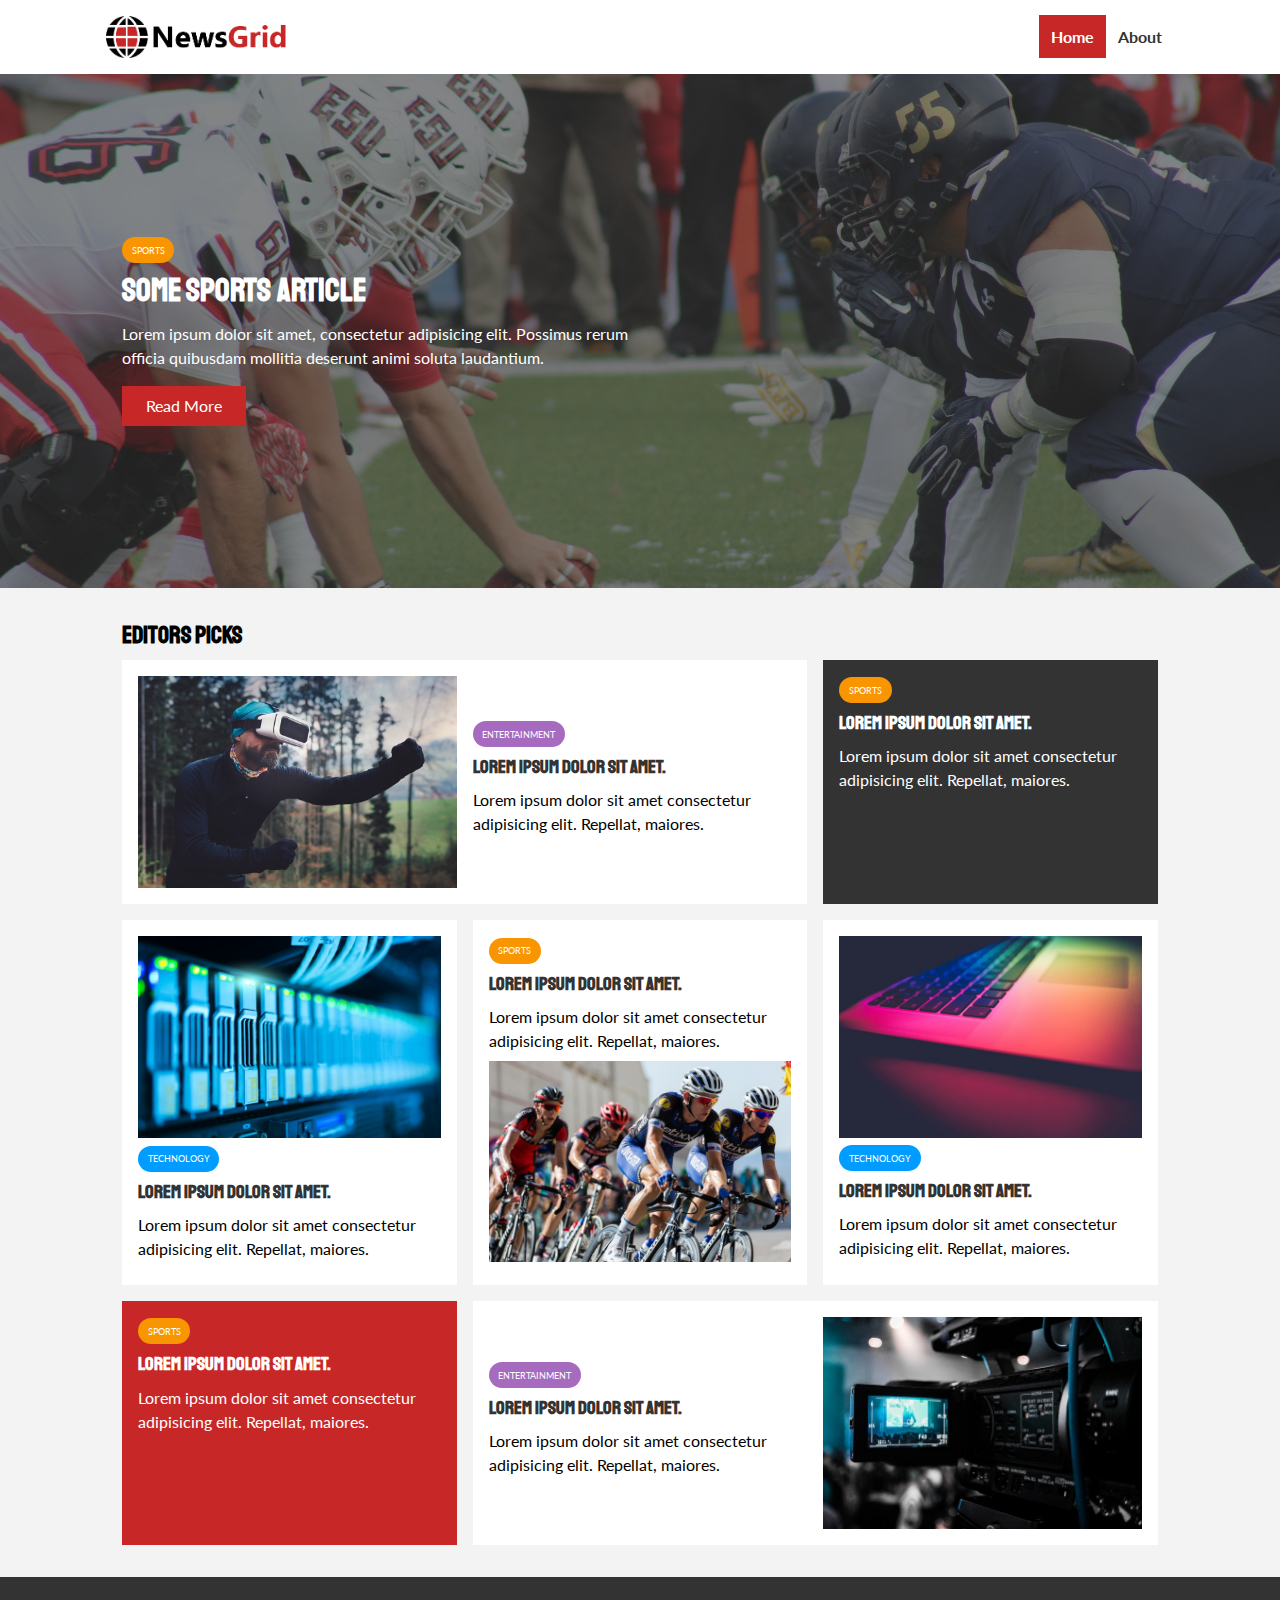
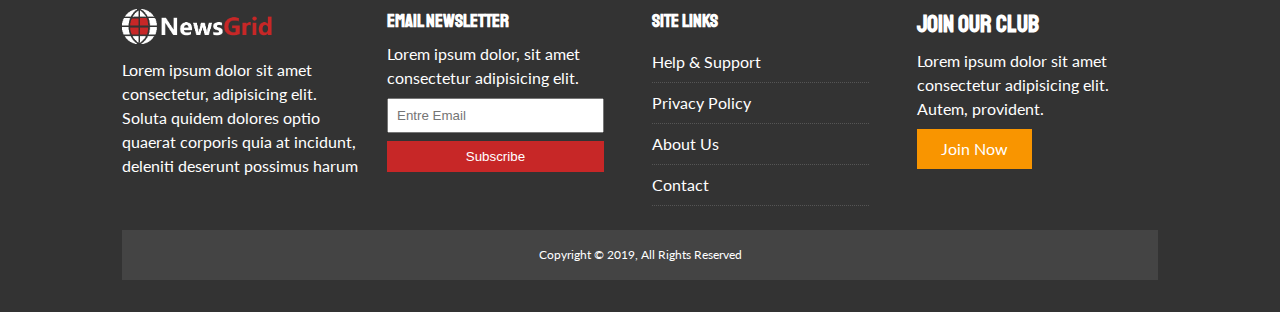
<file: index.html>
<!DOCTYPE html>
<html lang="en">
<head>
  <meta charset="UTF-8">
  <meta name="viewport" content="width=device-width, initial-scale=1.0">
  <meta http-equiv="X-UA-Compatible" content="ie=edge">
  <link rel="stylesheet" href="https://use.fontawesome.com/releases/v5.7.2/css/all.css" integrity="sha384-fnmOCqbTlWIlj8LyTjo7mOUStjsKC4pOpQbqyi7RrhN7udi9RwhKkMHpvLbHG9Sr" crossorigin="anonymous">
  <link href="https://fonts.googleapis.com/css?family=Lato|Staatliches" rel="stylesheet">
  <link rel="stylesheet" href="css/style.css">
  <link rel="stylesheet" media="screen and (max-width:768px)"href="css/mobile.css">
  <link rel="shortcut icon" type="image/x-icon" href="favicon.ico">
  <title>NewGrid | Latest News</title>
</head>
<body>
  <nav id="main-nav">
    <div class="container">
      <img src="img/logo.png" alt="NewsGrid" class="logo">
      <div class="social">
        <a href="http://facebook.com" target="_blank"><i class="fab fa-facebook fa-2x"></i></a>
        <a href="http://twitter.com" target="_blank"><i class="fab fa-twitter fa-2x"></i></a>
        <a href="http://instagram.com" target="_blank"><i class="fab fa-instagram fa-2x"></i></a>
        <a href="http://youtube.com" target="_blank"><i class="fab fa-youtube fa-2x"></i></a>
      </div>
      <ul>
        <li><a href="index.html" class="current">Home</a></li>
        <li><a href="about.html">About</a></li>
      </ul>
    </div>
  </nav>

  <!-- Showcase -->
  <header id="showcase">
    <div class="container">
      <div class="showcase-container">
        <div class="showcase-content">
          <div class="category category-sports">Sports</div>
          <h1>Some Sports Article</h1>
          <p>Lorem ipsum dolor sit amet, consectetur adipisicing elit. Possimus rerum officia quibusdam mollitia deserunt animi soluta laudantium.</p>
          <a href="article.html" class="btn btn-primary">Read More</a>
        </div>
      </div>
    </div>
  </header>

  <!-- Home Articles -->
  <section id="home-articles" class="py-2">
    <div class="container">
      <h2>Editors Picks</h2>
      <div class="articles-container">

        <article class="card">
          <img src="img/articles/ent1.jpg" alt="">
          <div>
            <div class="category category-ent">Entertainment</div>
            <h3>
              <a href="article.html">Lorem ipsum dolor sit amet.</a>
            </h3>
            <p>Lorem ipsum dolor sit amet consectetur adipisicing elit. Repellat, maiores.</p>
          </div>
        </article>

        <article class="card  bg-dark">
          <div class="category category-sports">Sports</div>
          <h3>
            <a href="article.html">Lorem ipsum dolor sit amet.</a>
          </h3>
          <p>Lorem ipsum dolor sit amet consectetur adipisicing elit. Repellat, maiores.</p>
        </article>

        <article class="card">
          <img src="img/articles/tech1.jpg" alt="">
          <div class="category category-tech">Technology</div>
          <h3>
            <a href="article.html">Lorem ipsum dolor sit amet.</a>
          </h3>
          <p>Lorem ipsum dolor sit amet consectetur adipisicing elit. Repellat, maiores.</p>
        </article>

        <article class="card">
          <div class="category category-sports">Sports</div>
          <h3>
            <a href="article.html">Lorem ipsum dolor sit amet.</a>
          </h3>
          <p>Lorem ipsum dolor sit amet consectetur adipisicing elit. Repellat, maiores.</p>
          <img src="img/articles/sports1.jpg" alt="">
        </article>
        
        <article class="card">
          <img src="img/articles/tech2.jpg" alt="">
          <div class="category category-tech">Technology</div>
          <h3>
            <a href="article.html">Lorem ipsum dolor sit amet.</a>
          </h3>
          <p>Lorem ipsum dolor sit amet consectetur adipisicing elit. Repellat, maiores.</p>
        </article>

        <article class="card bg-primary">
          <div class="category category-sports">Sports</div>
          <h3>
            <a href="article.html">Lorem ipsum dolor sit amet.</a>
          </h3>
          <p>Lorem ipsum dolor sit amet consectetur adipisicing elit. Repellat, maiores.</p>
        </article>

        <article class="card">
          <div>
            <div class="category category-ent">Entertainment</div>
            <h3>
              <a href="article.html">Lorem ipsum dolor sit amet.</a>
            </h3>
            <p>Lorem ipsum dolor sit amet consectetur adipisicing elit. Repellat, maiores.</p>
          </div>
          <img src="img/articles/ent2.jpg" alt="">
        </article>
      </div>
    </div>
  </section>

<!-- Footer -->
  <footer id="main-footer" class="py-2">
    <div class="container footer-container">
      <div>
        <img src="img/logo_light.png" alt="NewsGrid">
        <p>Lorem ipsum dolor sit amet consectetur, adipisicing elit. Soluta quidem dolores optio quaerat corporis quia at incidunt, deleniti deserunt possimus harum</p>
      </div>
      <div>
        <h3>Email Newsletter</h3>
        <p>Lorem ipsum dolor, sit amet consectetur adipisicing elit.</p>
        <form name="contact" method="POST" data-netlify="true">
          <input type="email" name="email" placeholder="Entre Email">
          <input type="submit" value="Subscribe" class="btn btn-primary">
        </form>
      </div>
      <div>
        <h3>Site Links</h3>
        <ul class="list">
          <li><a href="#">Help & Support</a></li>
          <li><a href="#">Privacy Policy</a></li>
          <li><a href="#">About Us</a></li>
          <li><a href="#">Contact</a></li>
        </ul>
      </div>
      <div>
        <h2>Join Our Club</h2>
        <p>Lorem ipsum dolor sit amet consectetur adipisicing elit. Autem, provident.</p>
        <a href="" class="btn btn-secondary">Join Now</a>
      </div>
      <div>
        <p>Copyright &copy; 2019, All Rights Reserved</p>
      </div>
    </div>
  </footer>
</body>
</html>
</file>
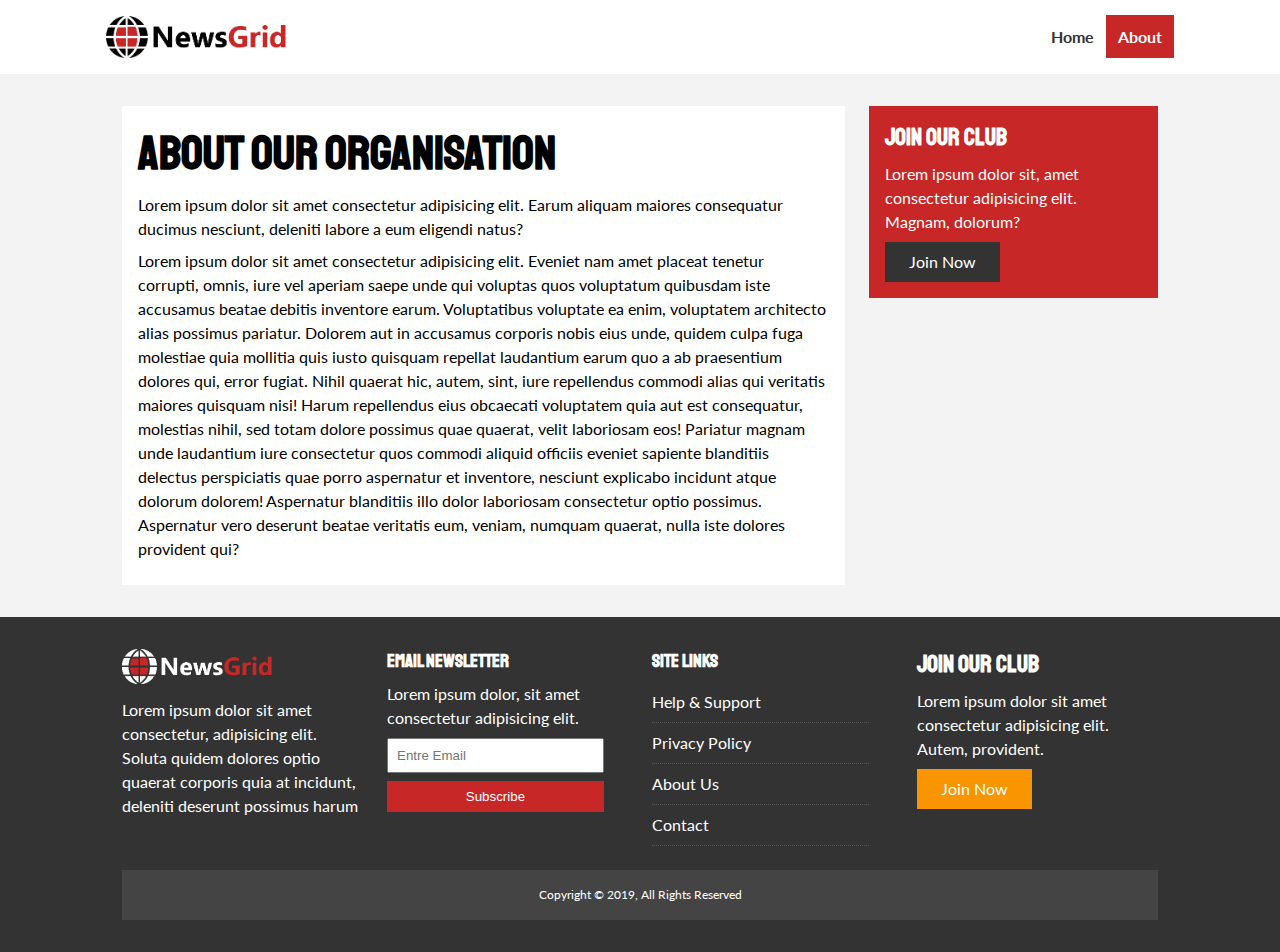
<file: about.html>
<!DOCTYPE html>
<html lang="en">
<head>
  <meta charset="UTF-8">
  <meta name="viewport" content="width=device-width, initial-scale=1.0">
  <meta http-equiv="X-UA-Compatible" content="ie=edge">
  <link rel="stylesheet" href="https://use.fontawesome.com/releases/v5.7.2/css/all.css" integrity="sha384-fnmOCqbTlWIlj8LyTjo7mOUStjsKC4pOpQbqyi7RrhN7udi9RwhKkMHpvLbHG9Sr" crossorigin="anonymous">
  <link href="https://fonts.googleapis.com/css?family=Lato|Staatliches" rel="stylesheet">
  <link rel="stylesheet" href="css/style.css">
  <link rel="stylesheet" media="screen and (max-width:768px)"href="css/mobile.css">
  <link rel="shortcut icon" type="image/x-icon" href="favicon.ico">
  <title>NewGrid | About</title>
</head>
<body>
  <nav id="main-nav">
    <div class="container">
      <img src="img/logo.png" alt="NewsGrid" class="logo">
      <div class="social">
        <a href="http://facebook.com" target="_blank"><i class="fab fa-facebook fa-2x"></i></a>
        <a href="http://twitter.com" target="_blank"><i class="fab fa-twitter fa-2x"></i></a>
        <a href="http://instagram.com" target="_blank"><i class="fab fa-instagram fa-2x"></i></a>
        <a href="http://youtube.com" target="_blank"><i class="fab fa-youtube fa-2x"></i></a>
      </div>
      <ul>
        <li><a href="index.html">Home</a></li>
        <li><a href="about.html"  class="current">About</a></li>
      </ul>
    </div>
  </nav>

  <section id="about">
    <div class="container">
      <div class="page-container">
        <article class="card">
          <h1 class="l-heading">About Our Organisation</h1>
          <p>Lorem ipsum dolor sit amet consectetur adipisicing elit. Earum aliquam maiores consequatur ducimus nesciunt, deleniti labore a eum eligendi natus?</p>
          <p>Lorem ipsum dolor sit amet consectetur adipisicing elit. Eveniet nam amet placeat tenetur corrupti, omnis, iure vel aperiam saepe unde qui voluptas quos voluptatum quibusdam iste accusamus beatae debitis inventore earum. Voluptatibus voluptate ea enim, voluptatem architecto alias possimus pariatur. Dolorem aut in accusamus corporis nobis eius unde, quidem culpa fuga molestiae quia mollitia quis iusto quisquam repellat laudantium earum quo a ab praesentium dolores qui, error fugiat. Nihil quaerat hic, autem, sint, iure repellendus commodi alias qui veritatis maiores quisquam nisi! Harum repellendus eius obcaecati voluptatem quia aut est consequatur, molestias nihil, sed totam dolore possimus quae quaerat, velit laboriosam eos! Pariatur magnam unde laudantium iure consectetur quos commodi aliquid officiis eveniet sapiente blanditiis delectus perspiciatis quae porro aspernatur et inventore, nesciunt explicabo incidunt atque dolorum dolorem! Aspernatur blanditiis illo dolor laboriosam consectetur optio possimus. Aspernatur vero deserunt beatae veritatis eum, veniam, numquam quaerat, nulla iste dolores provident qui?</p>
        </article>
        <aside class="card bg-primary">
          <h2>Join Our Club</h2>
          <p>Lorem ipsum dolor sit, amet consectetur adipisicing elit. Magnam, dolorum?</p>
          <a href="" class="btn btn-dark btn-blcok">Join Now</a>
        </aside>
      </div>
    </div>
  </section>


  <!-- Footer -->
  <footer id="main-footer" class="py-2">
    <div class="container footer-container">
      <div>
        <img src="img/logo_light.png" alt="NewsGrid">
        <p>Lorem ipsum dolor sit amet consectetur, adipisicing elit. Soluta quidem dolores optio quaerat corporis quia at incidunt, deleniti deserunt possimus harum</p>
      </div>
      <div>
        <h3>Email Newsletter</h3>
        <p>Lorem ipsum dolor, sit amet consectetur adipisicing elit.</p>
        <form name="contact" method="POST" data-netlify="true">
          <input type="email" name="email" placeholder="Entre Email">
          <input type="submit" value="Subscribe" class="btn btn-primary">
        </form>
      </div>
      <div>
        <h3>Site Links</h3>
        <ul class="list">
          <li><a href="#">Help & Support</a></li>
          <li><a href="#">Privacy Policy</a></li>
          <li><a href="#">About Us</a></li>
          <li><a href="#">Contact</a></li>
        </ul>
      </div>
      <div>
        <h2>Join Our Club</h2>
        <p>Lorem ipsum dolor sit amet consectetur adipisicing elit. Autem, provident.</p>
        <a href="" class="btn btn-secondary">Join Now</a>
      </div>
      <div>
        <p>Copyright &copy; 2019, All Rights Reserved</p>
      </div>
    </div>
  </footer>
</body>
</html>
</file>
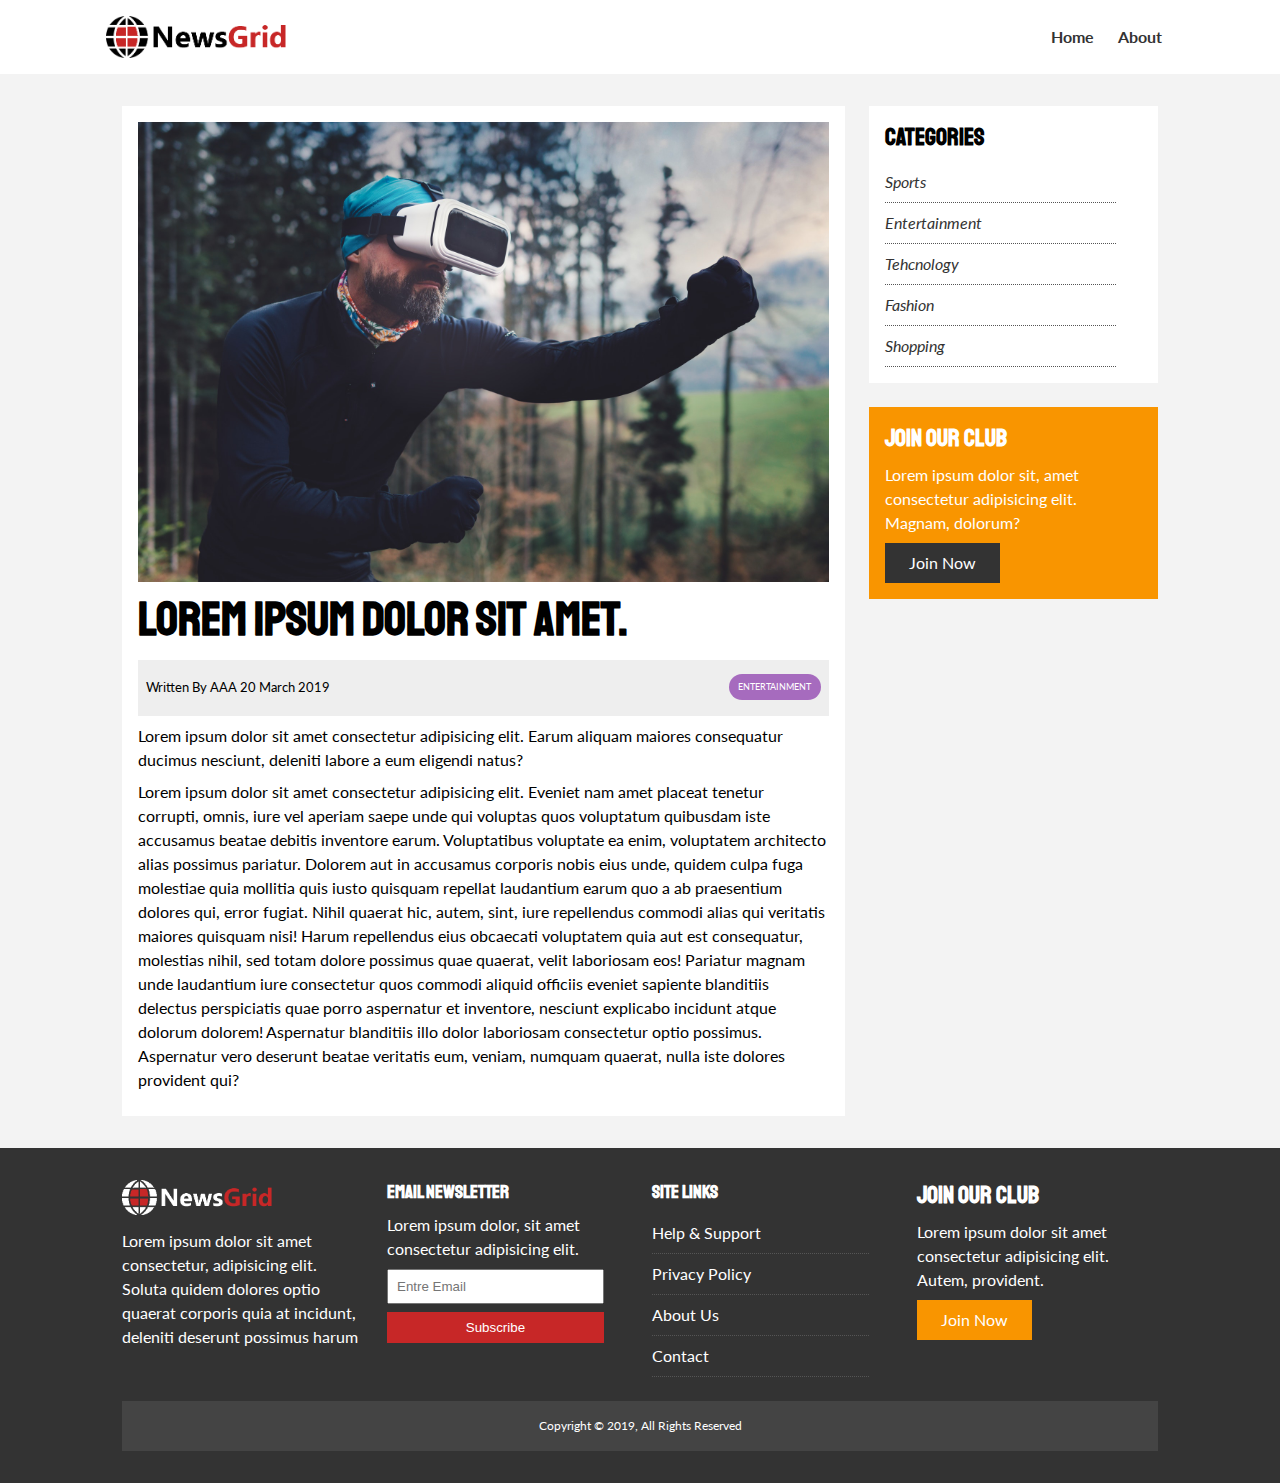
<file: article.html>
<!DOCTYPE html>
<html lang="en">
<head>
  <meta charset="UTF-8">
  <meta name="viewport" content="width=device-width, initial-scale=1.0">
  <meta http-equiv="X-UA-Compatible" content="ie=edge">
  <link rel="stylesheet" href="https://use.fontawesome.com/releases/v5.7.2/css/all.css" integrity="sha384-fnmOCqbTlWIlj8LyTjo7mOUStjsKC4pOpQbqyi7RrhN7udi9RwhKkMHpvLbHG9Sr" crossorigin="anonymous">
  <link href="https://fonts.googleapis.com/css?family=Lato|Staatliches" rel="stylesheet">
  <link rel="stylesheet" href="css/style.css">
  <link rel="stylesheet" media="screen and (max-width:768px)"href="css/mobile.css">
  <link rel="shortcut icon" type="image/x-icon" href="favicon.ico">
  <title>NewGrid | Latest News</title>
</head>
<body>
  <nav id="main-nav">
    <div class="container">
      <img src="img/logo.png" alt="NewsGrid" class="logo">
      <div class="social">
        <a href="http://facebook.com" target="_blank"><i class="fab fa-facebook fa-2x"></i></a>
        <a href="http://twitter.com" target="_blank"><i class="fab fa-twitter fa-2x"></i></a>
        <a href="http://instagram.com" target="_blank"><i class="fab fa-instagram fa-2x"></i></a>
        <a href="http://youtube.com" target="_blank"><i class="fab fa-youtube fa-2x"></i></a>
      </div>
      <ul>
        <li><a href="index.html">Home</a></li>
        <li><a href="about.html">About</a></li>
      </ul>
    </div>
  </nav>

  <section id="article">
    <div class="container">
      <div class="page-container">
        <article class="card">
          <img src="img/articles/ent1.jpg" alt="">
          <h1 class="l-heading">Lorem ipsum dolor sit amet.</h1>
          <div class="meta">
            <small>
              <i class="fas fa-user"></i>Written By AAA 20 March 2019
            </small>
            <div class="category category-ent">Entertainment</div>
          </div>
          <p>Lorem ipsum dolor sit amet consectetur adipisicing elit. Earum aliquam maiores consequatur ducimus nesciunt, deleniti labore a eum eligendi natus?</p>
          <p>Lorem ipsum dolor sit amet consectetur adipisicing elit. Eveniet nam amet placeat tenetur corrupti, omnis, iure vel aperiam saepe unde qui voluptas quos voluptatum quibusdam iste accusamus beatae debitis inventore earum. Voluptatibus voluptate ea enim, voluptatem architecto alias possimus pariatur. Dolorem aut in accusamus corporis nobis eius unde, quidem culpa fuga molestiae quia mollitia quis iusto quisquam repellat laudantium earum quo a ab praesentium dolores qui, error fugiat. Nihil quaerat hic, autem, sint, iure repellendus commodi alias qui veritatis maiores quisquam nisi! Harum repellendus eius obcaecati voluptatem quia aut est consequatur, molestias nihil, sed totam dolore possimus quae quaerat, velit laboriosam eos! Pariatur magnam unde laudantium iure consectetur quos commodi aliquid officiis eveniet sapiente blanditiis delectus perspiciatis quae porro aspernatur et inventore, nesciunt explicabo incidunt atque dolorum dolorem! Aspernatur blanditiis illo dolor laboriosam consectetur optio possimus. Aspernatur vero deserunt beatae veritatis eum, veniam, numquam quaerat, nulla iste dolores provident qui?</p>
        </article>
        
        <aside id="categories" class="card">
          <h2>Categories</h2>
          <ul class="list">
            <li><a href="#"><i class="fas fa-chevron-right">Sports</i></a></li>
            <li><a href="#"><i class="fas fa-chevron-right">Entertainment</i></a></li>
            <li><a href="#"><i class="fas fa-chevron-right">Tehcnology</i></a></li>
            <li><a href="#"><i class="fas fa-chevron-right">Fashion</i></a></li>
            <li><a href="#"><i class="fas fa-chevron-right">Shopping</i></a></li>
          </ul>
        </aside>

        <aside class="card bg-secondary">
          <h2>Join Our Club</h2>
          <p>Lorem ipsum dolor sit, amet consectetur adipisicing elit. Magnam, dolorum?</p>
          <a href="" class="btn btn-dark btn-blcok">Join Now</a>
        </aside>
      </div>
    </div>
  </section>


  <!-- Footer -->
  <footer id="main-footer" class="py-2">
    <div class="container footer-container">
      <div>
        <img src="img/logo_light.png" alt="NewsGrid">
        <p>Lorem ipsum dolor sit amet consectetur, adipisicing elit. Soluta quidem dolores optio quaerat corporis quia at incidunt, deleniti deserunt possimus harum</p>
      </div>
      <div>
        <h3>Email Newsletter</h3>
        <p>Lorem ipsum dolor, sit amet consectetur adipisicing elit.</p>
        <form name="contact" method="POST" data-netlify="true">
          <input type="email" name="email" placeholder="Entre Email">
          <input type="submit" value="Subscribe" class="btn btn-primary">
        </form>
      </div>
      <div>
        <h3>Site Links</h3>
        <ul class="list">
          <li><a href="#">Help & Support</a></li>
          <li><a href="#">Privacy Policy</a></li>
          <li><a href="#">About Us</a></li>
          <li><a href="#">Contact</a></li>
        </ul>
      </div>
      <div>
        <h2>Join Our Club</h2>
        <p>Lorem ipsum dolor sit amet consectetur adipisicing elit. Autem, provident.</p>
        <a href="" class="btn btn-secondary">Join Now</a>
      </div>
      <div>
        <p>Copyright &copy; 2019, All Rights Reserved</p>
      </div>
    </div>
  </footer>
</body>
</html>
</file>
<file: css/style.css>
:root {
  --primary-color:#c72727;
  --secondary-color:#f99500;
  --light-color:#f3f3f3;
  --dark-color:#333;
  --max-width:1100px;
}

.category {
  --sport-color:#f99500;
  --ent-color:#a66bbe;
  --tech-color:#009cff;
}

* {
  margin: 0;
  padding: 0;
  box-sizing: border-box;
}

body {
  font-family: 'Lato', sans-serif;
  line-height: 1.5;
  background: var (--light-color);
  background: #f3f3f3;
}

a {
  color:#333;
  text-decoration: none;
}

ul {
  list-style: none;
}

p {
  margin: 0.5rem 0;
}

img {
  width:100%;
}

h1, h2, h3, h4, h5, h6 {
  font-family: 'Staatliches', cursive;
  margin-bottom: 0.55rem;
  line-height: 1.3;
}

/* Utility */
.container {
  max-width: var(--max-width);
  margin: auto;
  padding: 0 2rem;
  overflow: hidden;
}

.category {
  display: inline-block;
  color:#fff;
  font-size: 0.55rem;
  text-transform: uppercase;
  padding: 0.4rem 0.6rem;
  border-radius: 15px;
  margin-bottom: 0.5rem;
}

.category-sports { background: var(--sport-color)}
.category-ent { background: var(--ent-color)}
.category-tech { background: var(--tech-color)}

.btn {
  display: inline-block;
  border: none;
  background: var(--dark-color);
  color:#fff;
  padding: 0.5rem 1.5rem;
}

.btn-light { background: var(--light-color)}
.btn-primary { background: var(--primary-color)}
.btn-secondary { background: var(--secondary-color)}

.btn-block {
  display: block;
  width: 100%;
  text-align: center;
}

.btn:hover {
  opacity: 0.9;
}

.card {
  background: #fff;
  padding: 1rem;
}

.bg-dark {
  background: var(--dark-color);
  color: #fff;
}
.bg-primary {
  background: var(--primary-color);
  color: #fff;
}
.bg-secondary {
  background: var(--secondary-color);
  color: #fff;
}

.bg-dark h1,
.bg-dark h2,
.bg-dark h3,
.bg-dark a,
.bg-primary h1,
.bg-primary h2,
.bg-primary h3,
.bg-primary a, 
.bg-secondary h1,
.bg-secondary h2,
.bg-secondary h3,
.bg-secondary a {
color:#fff;
}

.py-1 { padding: 1.5rem 0}
.py-2 { padding: 2rem 0}
.py-3 { padding: 3rem 0}
.p-1 { padding: 1.5rem}
.p-2 { padding: 2rem}
.p-3 { padding: 3rem}

.l-heading {
  font-size: 3rem;
}
.list li {
  padding: 0.5rem 0;
  border-bottom: #555 dotted 1px;
  width:90%;
}
.list li a:hover {
  color:var(--primary-color) !important;
}


/* Inner page grid container */
.page-container {
  display: grid;
  grid-template-columns: 5fr 2fr;
  margin: 2rem 0;
  grid-gap: 1.5rem;
}

.page-container >*:first-child {
  grid-row: 1 / span 3;
}

/* Navigation */
#main-nav {
  background: #fff;
  position: sticky;
  top: 0;
  z-index: 2;
}

#main-nav .container {
  display: grid;
  grid-template-columns: 6fr 3fr 2fr;
  padding: 1rem;
  align-items: center;
}

#main-nav .logo {
  width: 180px;
}

#main-nav ul {
  justify-self: end;
  display: flex;
}
#main-nav ul li a {
  padding: 0.75rem;
  font-weight: bold;
}
#main-nav ul li a.current {
  background: var(--primary-color);
  color:#fff;
}
#main-nav ul li a:hover {
  background: var(--light-color);
  color: var(--dark-color);
}
#main-nav .social {
  justify-self: center;
}
#main-nav .social i {
  color:#777;
  margin-right: 0.5rem;
}

/* Showcase */
#showcase {
  color:#fff;
  background: #333;
  padding: 2rem;
  position: relative;
}

#showcase:before {
  content:"";
  background: url(../img/featured.jpg) no-repeat center center/cover;
  position: absolute;
  top: 0;
  left: 0;
  height: 100%;
  width: 100%;
  opacity: 0.4;
}
#showcase .showcase-container {
  display: grid;
  grid-template-columns: repeat(2, 1fr);
  justify-content: center;
  align-items: center;
  height: 50vh;
}
#showcase .showcase-content {
  z-index: 1;
}
#showcase .showcase-content p{
  margin-bottom: 1rem;
}

/* Home Articles */
#home-articles .articles-container {
  display: grid;
  grid-template-columns: repeat(3, 1fr);
  grid-gap: 1rem;
}

#home-articles .articles-container > *:first-child,
#home-articles .articles-container > *:last-child {
  display: grid;
  grid-template-columns: repeat(2, 1fr);
  grid-gap: 1rem;
  grid-column: 1 / span 2;
  align-items: center;
}
#home-articles .articles-container > *:last-child {
  grid-column: 2 / span 2;
}

#article .meta {
  display: flex;
  justify-content: space-between;
  align-items: center;
  background: #eee;
  padding: 0.5rem;
}

#article .meta .category {
  margin-top: 0.4rem;
}
/* Footer */
#main-footer {
  background: var(--dark-color);
  color: #fff;
}
#main-footer img {
  width: 150px;
}

#main-footer a {
  color: #fff;
}

#main-footer .footer-container {
  display: grid;
  grid-template-columns: repeat(4,1fr);
  grid-gap: 1.5rem;
}
#main-footer .footer-container > *:last-child {
  background: #444;
  grid-column: 1 / span 4;
  padding: 0.5rem;
  text-align: center;
  font-size: 0.75rem;
}

#main-footer .footer-container input[type="email"] {
  width:90%;
  padding: 0.5rem;
  margin-bottom: 0.5rem;
}

#main-footer .footer-container input[type ="submit"] {
  width: 90%;
}
</file>
<file: css/mobile.css>
/* Navigation */
#main-nav .social {
  display: none;
}

#main-nav .container {
  grid-template-columns: 1fr;
  grid-gap: 1.5rem;
}

#main-nav ul,
#main-nav .logo {
  justify-self: center;
}

#main-nav ul li a {
  padding: 0.5rem;
}

#home-articles .articles-container {
  grid-template-columns: repeat(2, 1fr);
}

#home-articles .articles-container > *:first-child,
#home-articles .articles-container > *:last-child {
  grid-template-columns: 1fr;
  grid-column: 1;
}

@media(max-width:600px) {
  /* Stack Grid Items */
  #showcase .showcase-container,
  #home-articles .articles-container,
  #main-footer .footer-container {
    grid-template-columns: 1fr;
  }
  #main-footer .footer-container > *:last-child{
    grid-column: 1;
  }

  #main-footer .footer-container > *:nth-child(1),
  #main-footer .footer-container > *:nth-child(2)  {
    border-bottom: #444 1px dotted;
    padding-bottom: 1rem;
  }

  .page-container {
    grid-template-columns: 1fr;
    text-align: center;
  }
  .page-container >*:first-child {
    grid-row: 1;
  }
  .l-heading {
    font-size: 2rem;
  }
}
</file>
